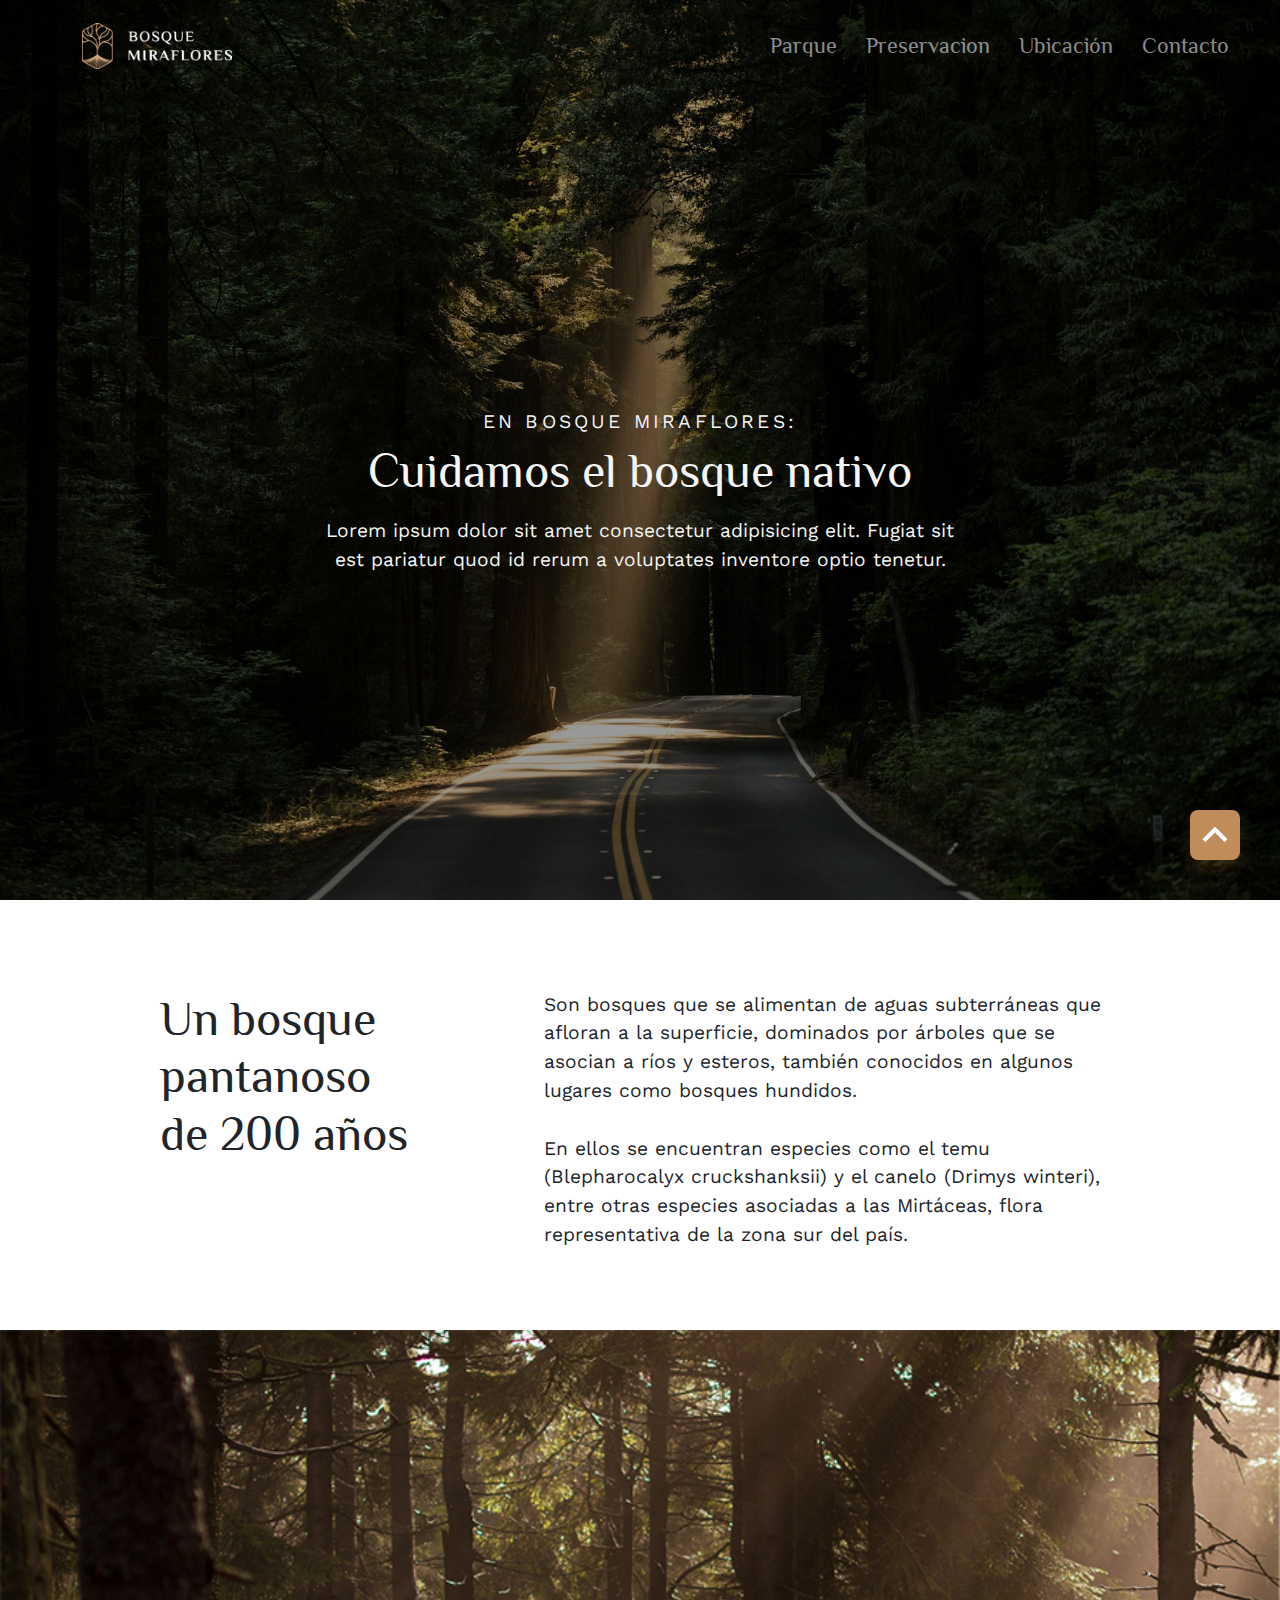
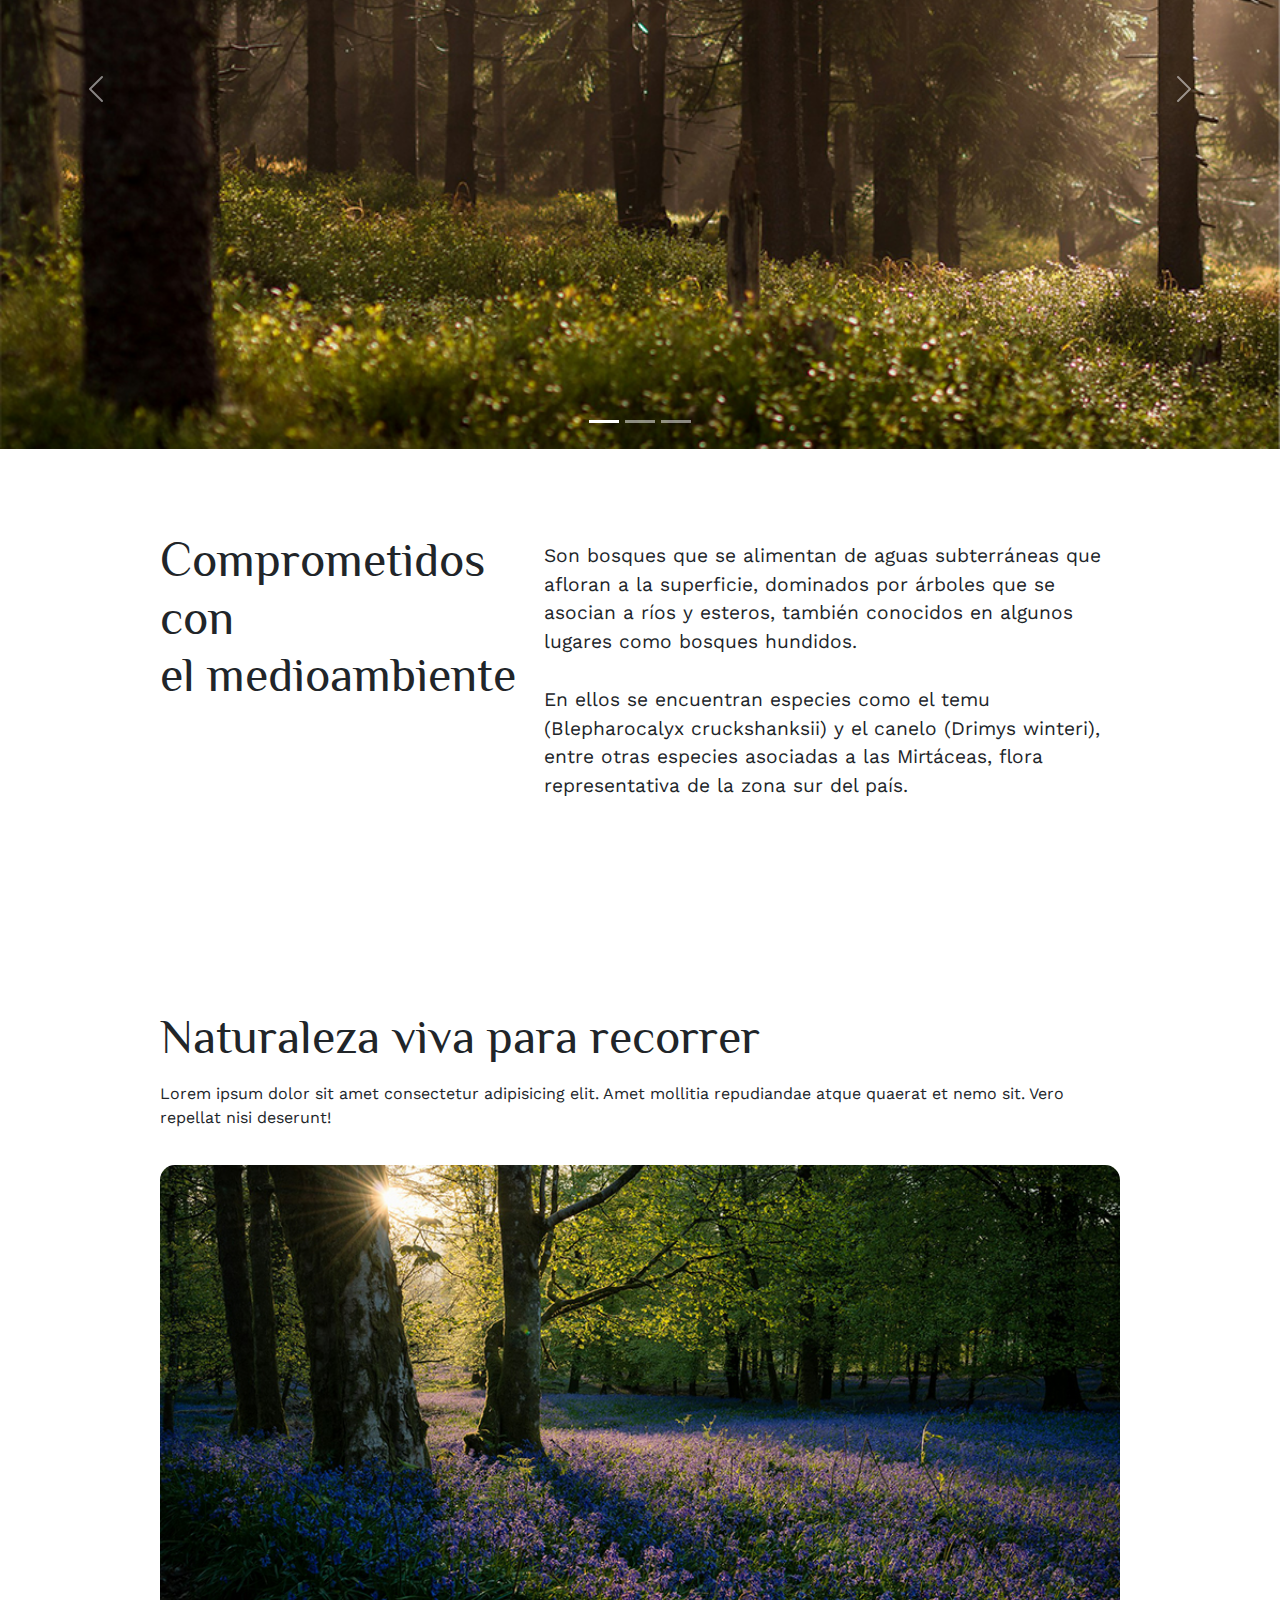
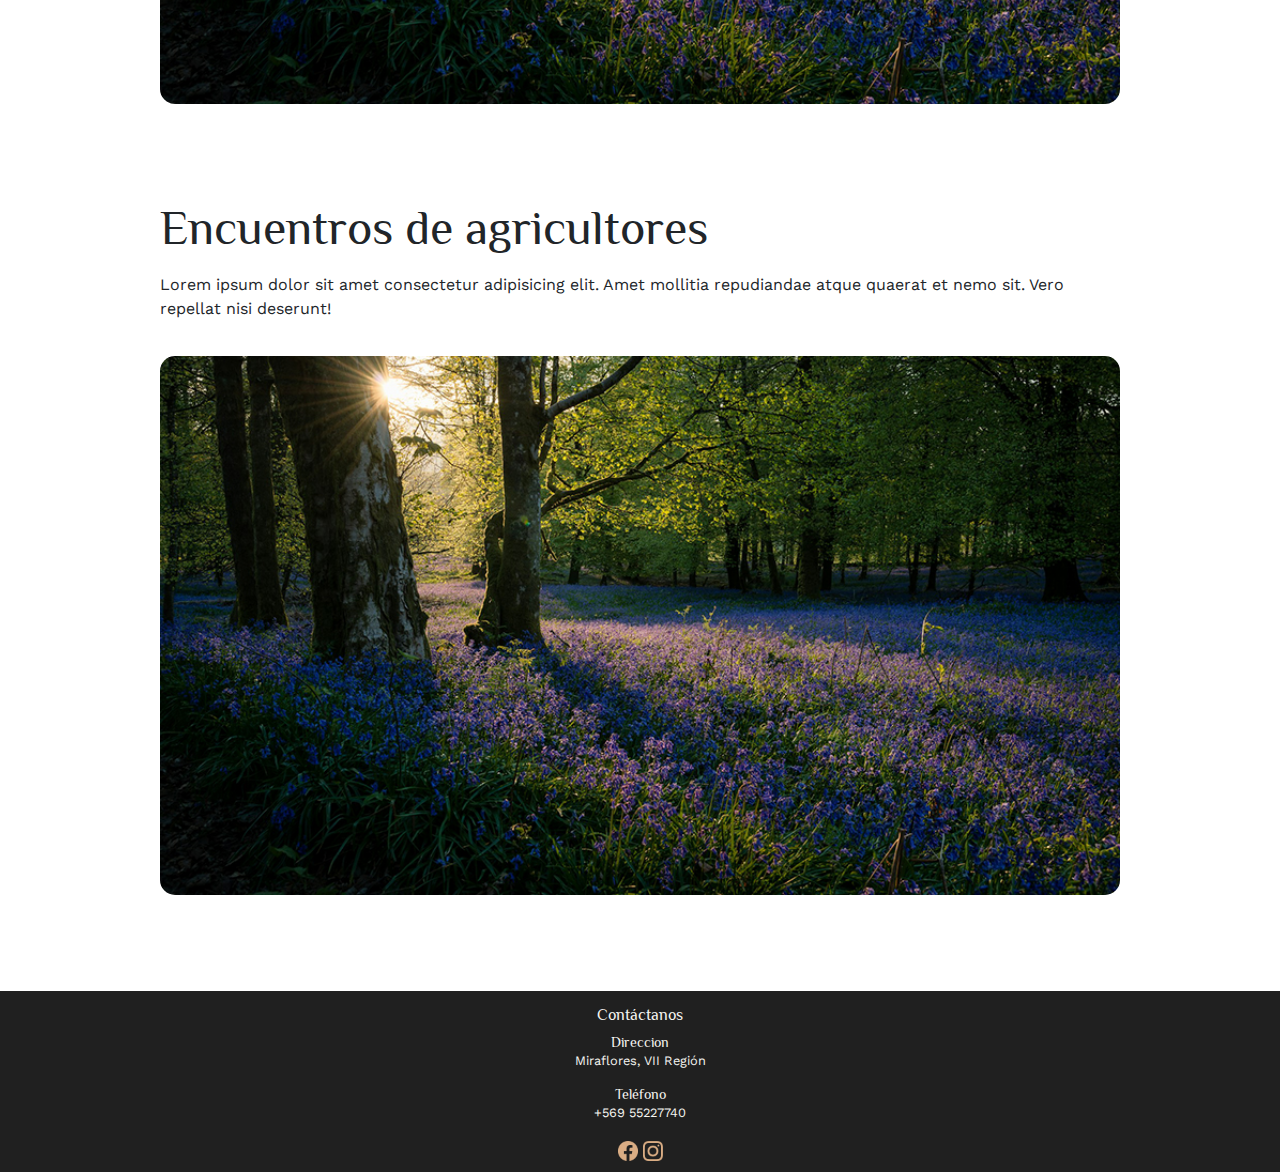
<file: index.html>
<!DOCTYPE html>
<html lang="en">
<head>
    <meta charset="UTF-8">
    <meta name="viewport" content="width=device-width, initial-scale=1.0">
    <title>Bosque Miraflores</title>
    <!--Enlace a Css-->
    <link rel="stylesheet" href="styles/styles.css">
    <!--Enlace de Bootsrap-->
    <link href="https://cdn.jsdelivr.net/npm/bootstrap@5.3.3/dist/css/bootstrap.min.css" rel="stylesheet" integrity="sha384-QWTKZyjpPEjISv5WaRU9OFeRpok6YctnYmDr5pNlyT2bRjXh0JMhjY6hW+ALEwIH" crossorigin="anonymous">
</head>
<body>

    
    <header class="header" id="header">
        <!--img fondo-->
        <img src="assets/header-banner.jpg" alt="bosque miraflores home" class="bg__img">
        <!--Navbar de bootstrap-->
        <nav class="navbar navbar-expand-lg navbar-dark">
            <div class="container">
                <a class="navbar-brand" href="index.html"><img src="assets/logotipo.png" alt="logotipo bosque miraflores" width="100" class="nav__logo"></a>
            <!--Boton hamburguesa-->

                <button class="navbar-toggler" type="button" data-bs-toggle="collapse" data-bs-target="#navbarTogglerDemo02" aria-controls="navbarTogglerDemo02" aria-expanded="false" aria-label="Toggle navigation">
                <span class="navbar-toggler-icon"></span>
                </button>

            <!--menu navbar-->
                <div class="collapse navbar-collapse" id="navbarTogglerDemo02">
                    <ul class="navbar-nav ms-auto">
                    
                        <li class="nav-item">
                            <a class="nav-link" href="sections/parque.html"><img src="assets/parque-icon.png" alt="icono parque" class="nav__icons" width="20">Parque</a>
                        </li>
                    
                        <li class="nav-item">
                            <a class="nav-link" href="sections/preservacion.html"><img src="assets/preservacion-icon.png" alt="icono preservacion" class="nav__icons" width="20">Preservacion</a>
                        </li>
                    
                        <li class="nav-item">
                            <a class="nav-link" href="sections/ubicacion.html"><img src="assets/ubicacion-icon.png" alt="icono ubicacion" class="nav__icons" width="20">Ubicación</a>
                        </li>
                    
                        <li class="nav-item">
                            <a class="nav-link" href="sections/contacto.html"><img src="assets/contacto-icon.png" alt="icono parque" class="nav__icons" width="20">Contacto</a>
                        </li>
                    
                    </ul>
                </div>
            </div>
        </nav>
        <!--Home Banner-->
        <div class="banner__home">
            <p class="banner__subtitle">En bosque miraflores:</p>
            <h1 class="banner__title">Cuidamos el bosque nativo</h1>
            <p class="banner__text">Lorem ipsum dolor sit amet consectetur adipisicing elit. Fugiat sit est pariatur quod id rerum a voluptates inventore optio tenetur.</p>
        </div>
        <a href="#header">
            <img src="assets/flecha-nav.png" alt="flecha-navegacion" class="flecha__button">
        </a>
    </header>



    <main>
        <div class="main__text">
            <h2 class="subtitle">Un bosque pantanoso <br>de 200 años</h2>
            <p class="parraph">Son bosques que se alimentan de aguas subterráneas que
            afloran a la superficie, dominados por árboles que se asocian a ríos y esteros, también conocidos en algunos lugares
            como bosques hundidos.<span class="extra__info"><br>En ellos se encuentran especies como el temu (Blepharocalyx cruckshanksii) y el canelo (Drimys winteri), entre otras especies asociadas a las Mirtáceas, flora representativa de
            la zona sur del país.</span></p>
        </div>
            <!-- Carusel bootstrap-->
            <div id="carouselExampleCaptions" class="carousel slide">
                <div class="carousel-indicators">
                <button type="button" data-bs-target="#carouselExampleCaptions" data-bs-slide-to="0" class="active" aria-current="true" aria-label="Slide 1"></button>
                <button type="button" data-bs-target="#carouselExampleCaptions" data-bs-slide-to="1" aria-label="Slide 2"></button>
                <button type="button" data-bs-target="#carouselExampleCaptions" data-bs-slide-to="2" aria-label="Slide 3"></button>
            </div>

                <!-- Imagenes -->
                <div class="carousel-inner">
                    <div class="carousel-item active">
                        <img src="assets/carusel-home-uno.jpg" class="d-block w-100" alt="Bosque">
                    </div>
                <div class="carousel-item">
                        <img src="assets/carusel-home-dos.jpg" class="d-block w-100" alt="Prado">
                </div>
                <div class="carousel-item">
                        <img src="assets/carusel-home-tres.jpg" class="d-block w-100" alt="Bosque">
                </div>
                </div>

                <!-- Botones para avanzar y retroceder -->
                <button class="carousel-control-prev" type="button" data-bs-target="#carouselExampleCaptions" data-bs-slide="prev">
                <span class="carousel-control-prev-icon" aria-hidden="true"></span>
                <span class="visually-hidden">Previous</span>
                </button>
                <button class="carousel-control-next" type="button" data-bs-target="#carouselExampleCaptions" data-bs-slide="next">
                <span class="carousel-control-next-icon" aria-hidden="true"></span>
                <span class="visually-hidden">Next</span>
                </button>
            </div>
            <div class="main__text second">
                <h2 class="subtitle second">Comprometidos con <br>el medioambiente</h2>
                <p class="parraph second">Son bosques que se alimentan de aguas subterráneas que
                afloran a la superficie, dominados por árboles que se asocian a ríos y esteros, también conocidos en algunos lugares
                como bosques hundidos.<span class="extra__info"><br>En ellos se encuentran especies como el temu (Blepharocalyx cruckshanksii) y el canelo (Drimys winteri), entre otras especies asociadas a las Mirtáceas, flora representativa de
                la zona sur del país.</span></p>
            </div>
    </main>
    <section class="main__content third">
        <div class="third__content-container">
            <h2 class="subtitle third__subtitle">Naturaleza viva para recorrer</h2>
            <p class="extra__info">Lorem ipsum dolor sit amet consectetur adipisicing elit. Amet mollitia repudiandae atque quaerat et nemo sit. Vero repellat nisi deserunt!</p>
            <img src="assets/carusel-home-tres.jpg" alt="" class="third__content-img">
        </div>
        <div class="third__content-container">
            <h2 class="subtitle third__subtitle ">Encuentros de agricultores</h2>
            <p class="extra__info">Lorem ipsum dolor sit amet consectetur adipisicing elit. Amet mollitia repudiandae atque quaerat et nemo sit. Vero repellat nisi deserunt!</p>
            <img src="assets/carusel-home-tres.jpg" alt="" class="third__content-img">
        </div>
    </section>
    <footer class="footer">
            <h3 class="footer__title">Contáctanos</h3>
            <h4 class="footer__subtitle">Direccion</h4>
            <p class="footer__parraph">Miraflores, VII Región</p>
            <h4 class="footer__subtitle">Teléfono</h4>
            <p class="footer__parraph">+569 55227740</p>
            <img src="assets/logo-facebook.png" alt="facebook icon" class="footer__icons">
            <img src="assets/logo-instagram.png" alt="instagram icon" class="footer__icons">
    </footer>
    <!--Script de Bootstrap-->
    <script src="https://cdn.jsdelivr.net/npm/bootstrap@5.3.3/dist/js/bootstrap.bundle.min.js" integrity="sha384-YvpcrYf0tY3lHB60NNkmXc5s9fDVZLESaAA55NDzOxhy9GkcIdslK1eN7N6jIeHz" crossorigin="anonymous"></script>
</body>
</html>
</file>
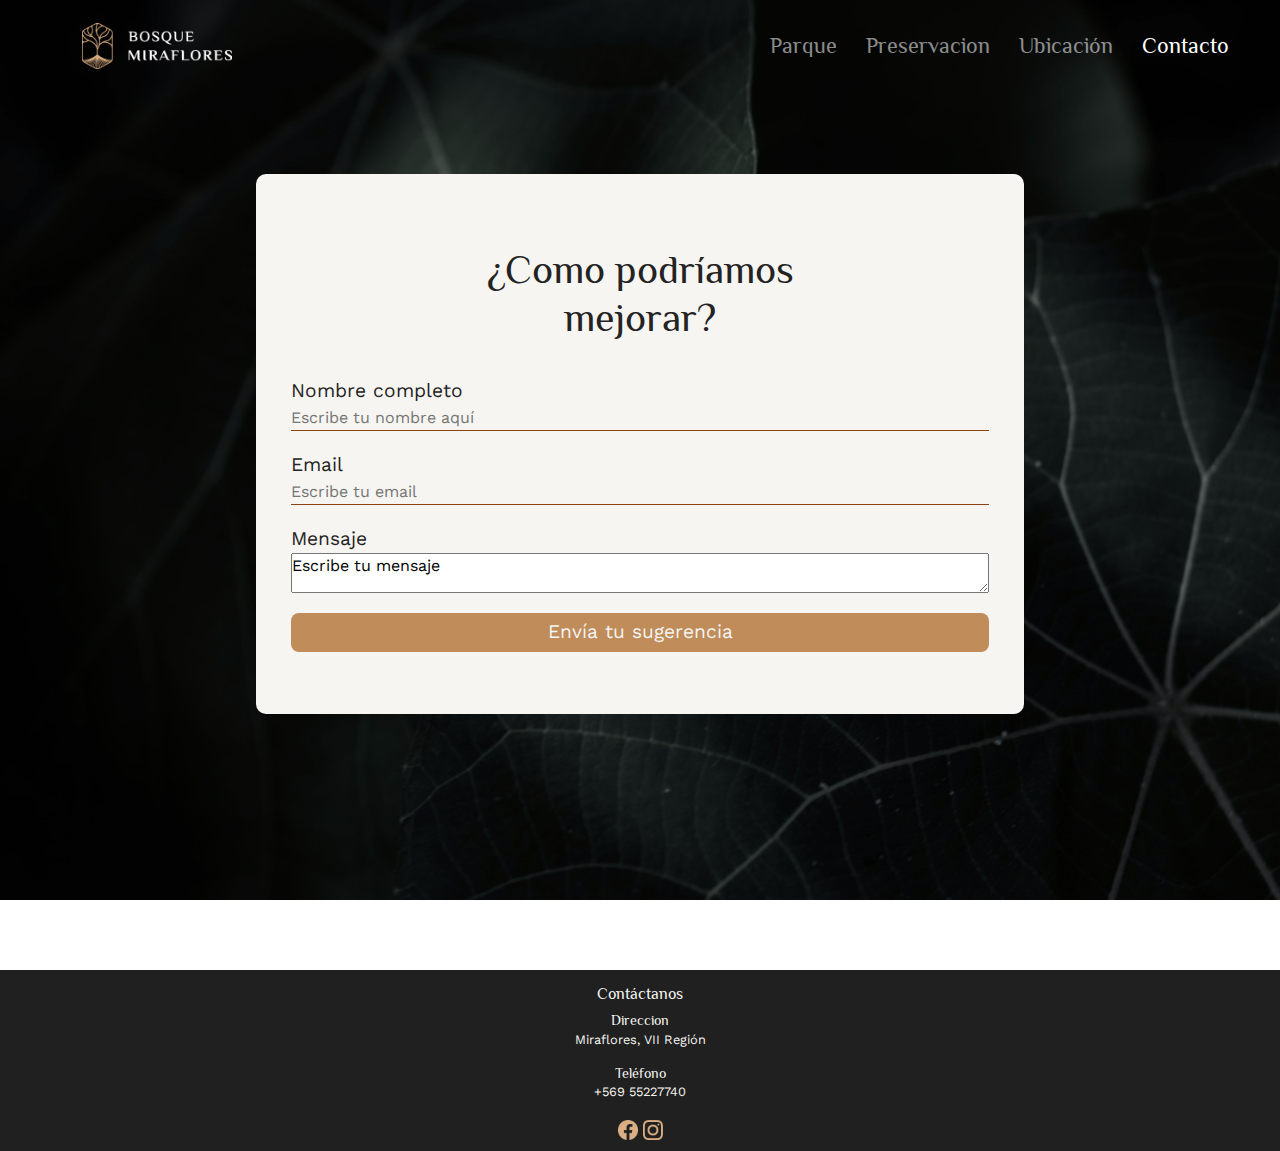
<file: sections/contacto.html>
<!DOCTYPE html>
<html lang="en">
<head>
    <meta charset="UTF-8">
    <meta name="viewport" content="width=device-width, initial-scale=1.0">
    <title>Bosque Miraflores</title>
    <!--Enlace a Css-->
    <link rel="stylesheet" href="../styles/styles.css">
    <!--Enlace de Bootsrap-->
    <link href="https://cdn.jsdelivr.net/npm/bootstrap@5.3.3/dist/css/bootstrap.min.css" rel="stylesheet" integrity="sha384-QWTKZyjpPEjISv5WaRU9OFeRpok6YctnYmDr5pNlyT2bRjXh0JMhjY6hW+ALEwIH" crossorigin="anonymous">
</head>
<body>

    
    <header class="header" id="header">
        <!--img fondo-->
        <img src="../assets/banner-contacto.jpg" alt="bosque miraflores parque" class="bg__img">
        <!--Navbar de bootstrap-->
        <nav class="navbar navbar-expand-lg navbar-dark">
            <div class="container">
                <a class="navbar-brand" href="../index.html"><img src="../assets/logotipo.png" alt="logotipo bosque miraflores" width="100" class="nav__logo"></a>
            <!--Boton hamburguesa-->

                <button class="navbar-toggler" type="button" data-bs-toggle="collapse" data-bs-target="#navbarTogglerDemo02" aria-controls="navbarTogglerDemo02" aria-expanded="false" aria-label="Toggle navigation">
                <span class="navbar-toggler-icon"></span>
                </button>

            <!--menu navbar-->
                <div class="collapse navbar-collapse" id="navbarTogglerDemo02">
                    <ul class="navbar-nav ms-auto">
                    
                        <li class="nav-item">
                            <a class="nav-link" href="parque.html"><img src="../assets/parque-icon.png" alt="icono parque" class="nav__icons" width="20">Parque</a>
                        </li>
                    
                        <li class="nav-item">
                            <a class="nav-link" href="preservacion.html"><img src="../assets/preservacion-icon.png" alt="icono preservacion" class="nav__icons" width="20">Preservacion</a>
                        </li>
                    
                        <li class="nav-item">
                            <a class="nav-link" href="ubicacion.html"><img src="../assets/ubicacion-icon.png" alt="icono ubicacion" class="nav__icons" width="20">Ubicación</a>
                        </li>
                    
                        <li class="nav-item">
                            <a class="nav-link active" href="contacto.html"><img src="../assets/contacto-icon.png" alt="icono parque" class="nav__icons" width="20">Contacto</a>
                        </li>
                    
                    </ul>
                </div>
            </div>
        </nav>

        <!--formulario contacto-->
        <form class="form">
            <h2 class="form__title">¿Como podríamos <br>mejorar?</h2>
            <label for="nombrecompleto">Nombre completo</label>
            <input type="text" placeholder="Escribe tu nombre aquí">
            <label for="email">Email</label>
            <input type="email" placeholder="Escribe tu email">
            <label for="msg">Mensaje</label>
            <textarea>Escribe tu mensaje</textarea>
            <button type="submit" class="contact__button">Envía tu sugerencia</button>
        </form>
    </header>



    <footer class="footer">
            <h3 class="footer__title">Contáctanos</h3>
            <h4 class="footer__subtitle">Direccion</h4>
            <p class="footer__parraph">Miraflores, VII Región</p>
            <h4 class="footer__subtitle">Teléfono</h4>
            <p class="footer__parraph">+569 55227740</p>
            <img src="../assets/logo-facebook.png" alt="facebook icon" class="footer__icons">
            <img src="../assets/logo-instagram.png" alt="instagram icon" class="footer__icons">
    </footer>
    <!--Script de Bootstrap-->
    <script src="https://cdn.jsdelivr.net/npm/bootstrap@5.3.3/dist/js/bootstrap.bundle.min.js" integrity="sha384-YvpcrYf0tY3lHB60NNkmXc5s9fDVZLESaAA55NDzOxhy9GkcIdslK1eN7N6jIeHz" crossorigin="anonymous"></script>
</body>
</html>
</file>
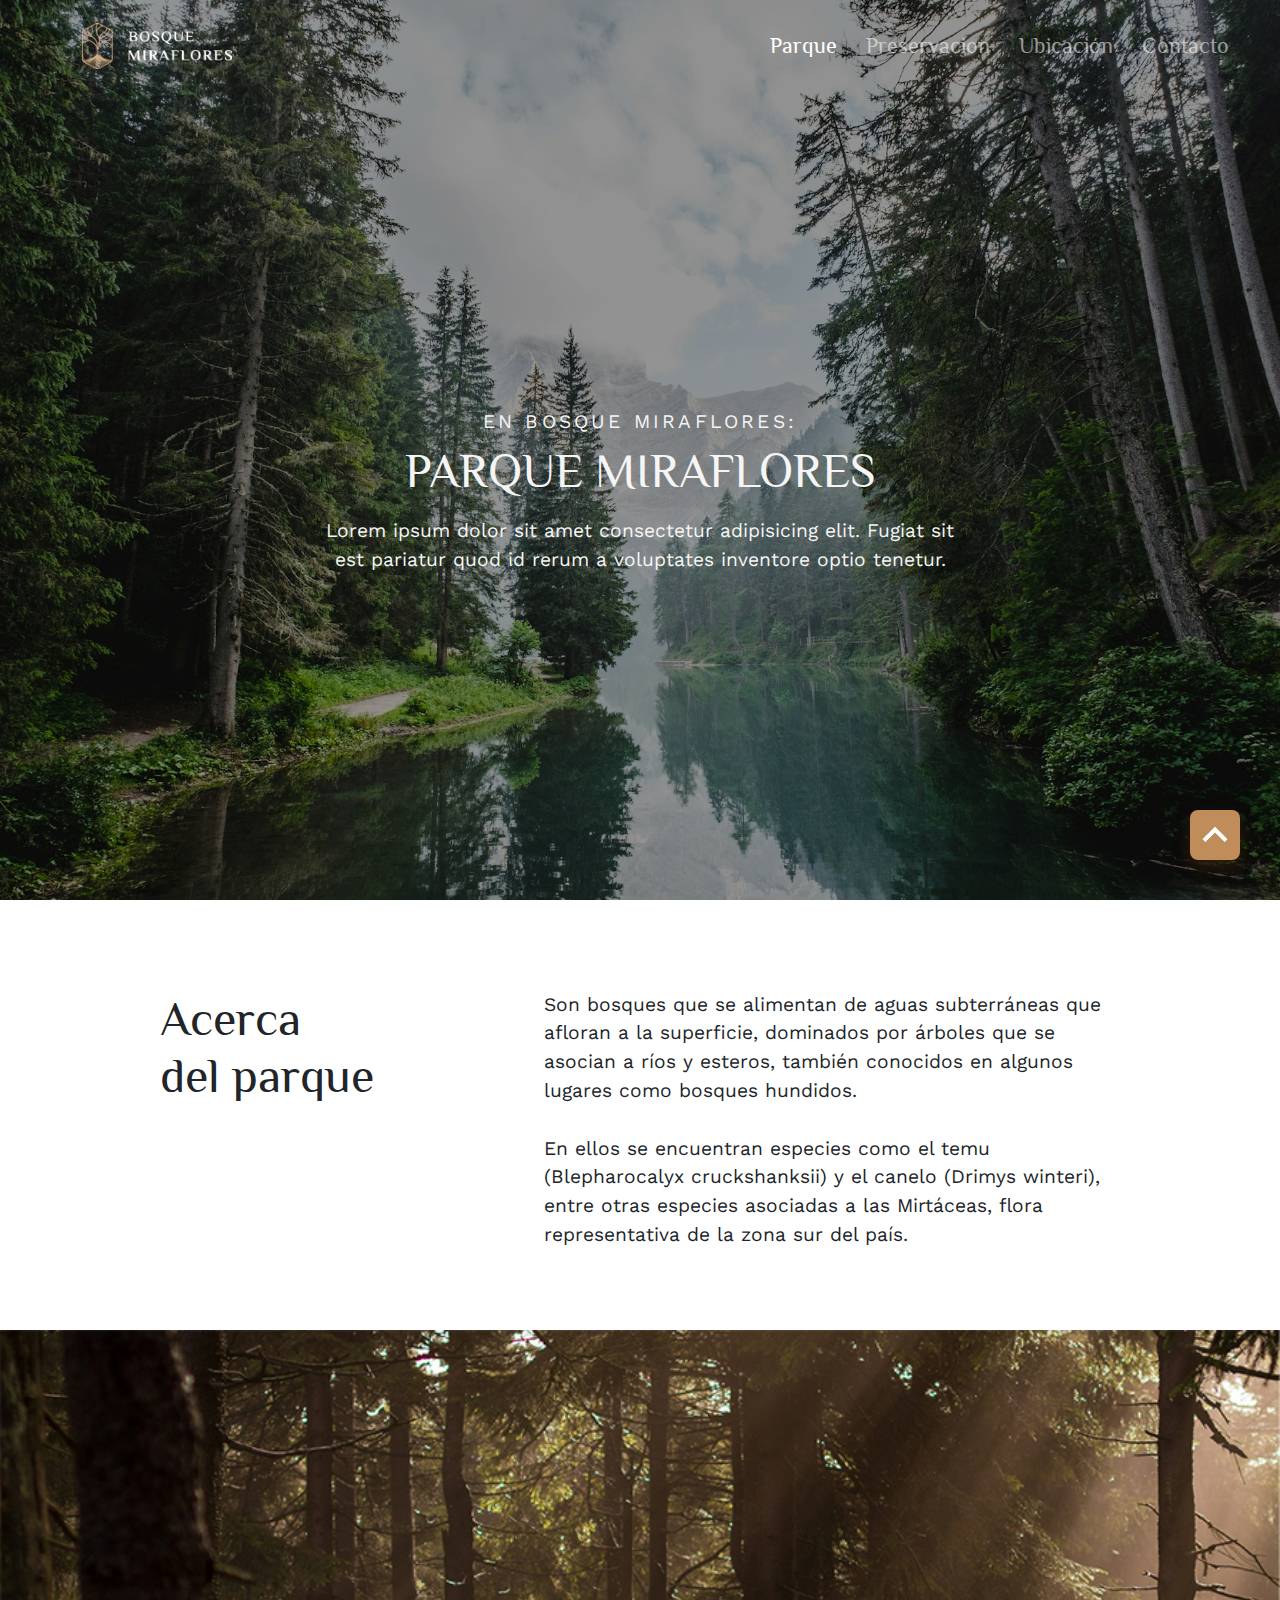
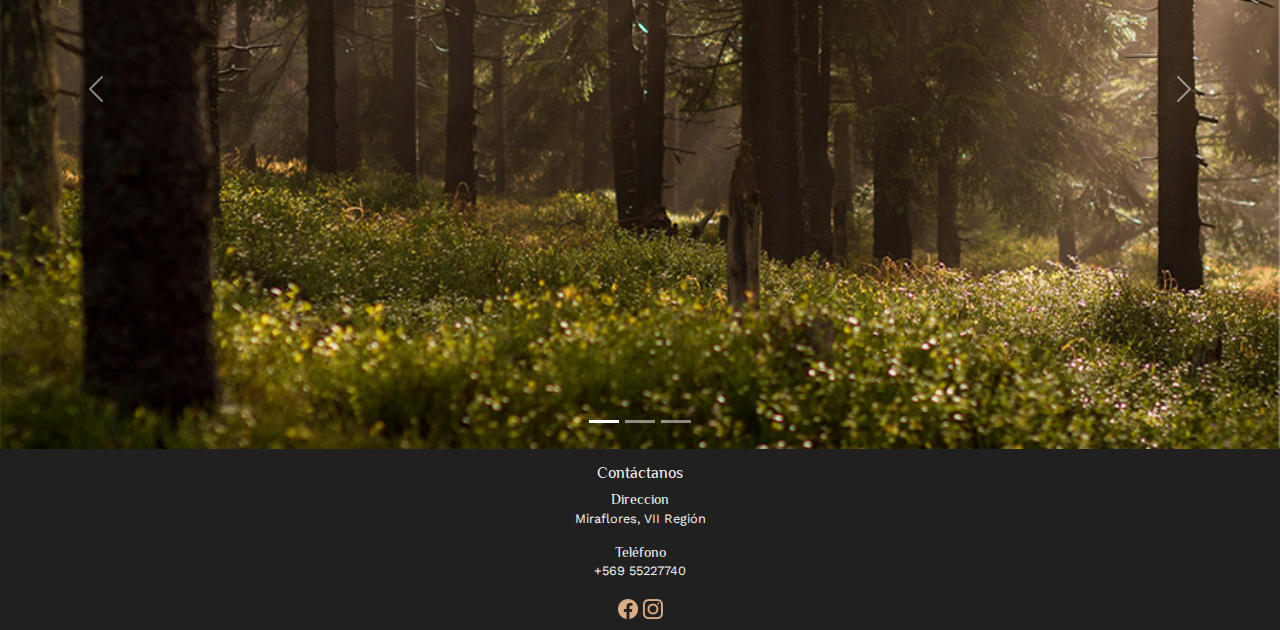
<file: sections/parque.html>
<!DOCTYPE html>
<html lang="en">
<head>
    <meta charset="UTF-8">
    <meta name="viewport" content="width=device-width, initial-scale=1.0">
    <title>Bosque Miraflores</title>
    <!--Enlace a Css-->
    <link rel="stylesheet" href="../styles/styles.css">
    <!--Enlace de Bootsrap-->
    <link href="https://cdn.jsdelivr.net/npm/bootstrap@5.3.3/dist/css/bootstrap.min.css" rel="stylesheet" integrity="sha384-QWTKZyjpPEjISv5WaRU9OFeRpok6YctnYmDr5pNlyT2bRjXh0JMhjY6hW+ALEwIH" crossorigin="anonymous">
</head>
<body>

    
    <header class="header" id="header">
        <!--img fondo-->
        <img src="../assets/banner-parque.jpg" alt="bosque miraflores parque" class="bg__img">
        <!--Navbar de bootstrap-->
        <nav class="navbar navbar-expand-lg navbar-dark">
            <div class="container">
                <a class="navbar-brand" href="../index.html"><img src="../assets/logotipo.png" alt="logotipo bosque miraflores" width="100" class="nav__logo"></a>
            <!--Boton hamburguesa-->

                <button class="navbar-toggler" type="button" data-bs-toggle="collapse" data-bs-target="#navbarTogglerDemo02" aria-controls="navbarTogglerDemo02" aria-expanded="false" aria-label="Toggle navigation">
                <span class="navbar-toggler-icon"></span>
                </button>

            <!--menu navbar-->
                <div class="collapse navbar-collapse" id="navbarTogglerDemo02">
                    <ul class="navbar-nav ms-auto">
                    
                        <li class="nav-item">
                            <a class="nav-link  active" href="parque.html"><img src="../assets/parque-icon.png" alt="icono parque" class="nav__icons" width="20">Parque</a>
                        </li>
                    
                        <li class="nav-item">
                            <a class="nav-link" href="preservacion.html"><img src="../assets/preservacion-icon.png" alt="icono preservacion" class="nav__icons" width="20">Preservacion</a>
                        </li>
                    
                        <li class="nav-item">
                            <a class="nav-link" href="ubicacion.html"><img src="../assets/ubicacion-icon.png" alt="icono ubicacion" class="nav__icons" width="20">Ubicación</a>
                        </li>
                    
                        <li class="nav-item">
                            <a class="nav-link" href="contacto.html"><img src="../assets/contacto-icon.png" alt="icono parque" class="nav__icons" width="20">Contacto</a>
                        </li>
                    
                    </ul>
                </div>
            </div>
        </nav>
        <!--Home Banner-->
        <div class="banner__home">
            <p class="banner__subtitle">En bosque miraflores:</p>
            <h1 class="banner__title">PARQUE MIRAFLORES</h1>
            <p class="banner__text">Lorem ipsum dolor sit amet consectetur adipisicing elit. Fugiat sit est pariatur quod id rerum a voluptates inventore optio tenetur.</p>
        </div>
        <a href="#header">
            <img src="../assets/flecha-nav.png" alt="flecha-navegacion" class="flecha__button">
        </a>
    </header>



    <main>
        <div class="main__text">
            <h2 class="subtitle">Acerca <br>del parque</h2>
            <p class="parraph">Son bosques que se alimentan de aguas subterráneas que
            afloran a la superficie, dominados por árboles que se asocian a ríos y esteros, también conocidos en algunos lugares
            como bosques hundidos.<span class="extra__info"><br>En ellos se encuentran especies como el temu (Blepharocalyx cruckshanksii) y el canelo (Drimys winteri), entre otras especies asociadas a las Mirtáceas, flora representativa de
            la zona sur del país.</span></p>
        </div>
            <!-- Carusel bootstrap-->
            <div id="carouselExampleCaptions" class="carousel slide">
                <div class="carousel-indicators">
                <button type="button" data-bs-target="#carouselExampleCaptions" data-bs-slide-to="0" class="active" aria-current="true" aria-label="Slide 1"></button>
                <button type="button" data-bs-target="#carouselExampleCaptions" data-bs-slide-to="1" aria-label="Slide 2"></button>
                <button type="button" data-bs-target="#carouselExampleCaptions" data-bs-slide-to="2" aria-label="Slide 3"></button>
            </div>

                <!-- Imagenes -->
                <div class="carousel-inner">
                    <div class="carousel-item active">
                        <img src="../assets/carusel-home-uno.jpg" class="d-block w-100" alt="Bosque">
                    </div>
                <div class="carousel-item">
                        <img src="../assets/carusel-home-dos.jpg" class="d-block w-100" alt="Prado">
                </div>
                <div class="carousel-item">
                        <img src="../assets/carusel-home-tres.jpg" class="d-block w-100" alt="Bosque">
                </div>
                </div>

                <!-- Botones para avanzar y retroceder -->
                <button class="carousel-control-prev" type="button" data-bs-target="#carouselExampleCaptions" data-bs-slide="prev">
                <span class="carousel-control-prev-icon" aria-hidden="true"></span>
                <span class="visually-hidden">Previous</span>
                </button>
                <button class="carousel-control-next" type="button" data-bs-target="#carouselExampleCaptions" data-bs-slide="next">
                <span class="carousel-control-next-icon" aria-hidden="true"></span>
                <span class="visually-hidden">Next</span>
                </button>
            </div>
    </main>
    <footer class="footer">
            <h3 class="footer__title">Contáctanos</h3>
            <h4 class="footer__subtitle">Direccion</h4>
            <p class="footer__parraph">Miraflores, VII Región</p>
            <h4 class="footer__subtitle">Teléfono</h4>
            <p class="footer__parraph">+569 55227740</p>
            <img src="../assets/logo-facebook.png" alt="facebook icon" class="footer__icons">
            <img src="../assets/logo-instagram.png" alt="instagram icon" class="footer__icons">
    </footer>
    <!--Script de Bootstrap-->
    <script src="https://cdn.jsdelivr.net/npm/bootstrap@5.3.3/dist/js/bootstrap.bundle.min.js" integrity="sha384-YvpcrYf0tY3lHB60NNkmXc5s9fDVZLESaAA55NDzOxhy9GkcIdslK1eN7N6jIeHz" crossorigin="anonymous"></script>
</body>
</html>
</file>
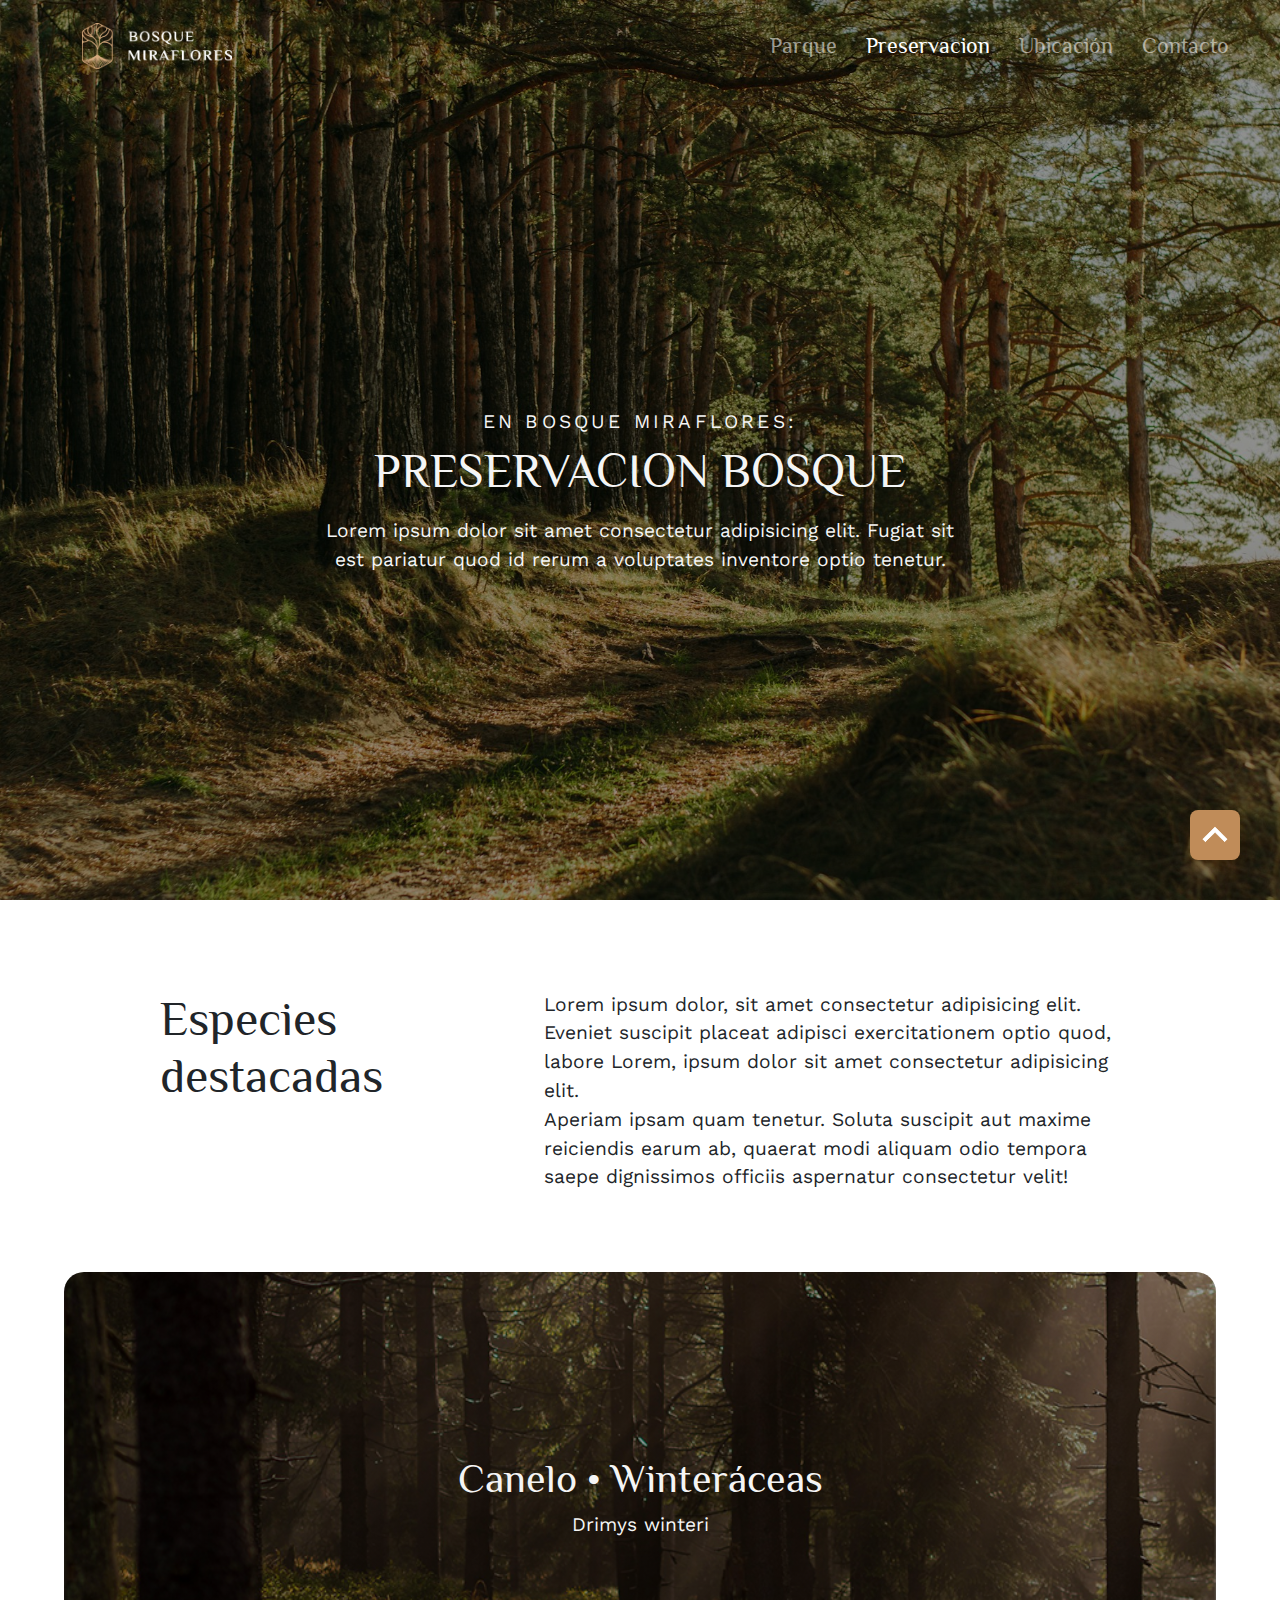
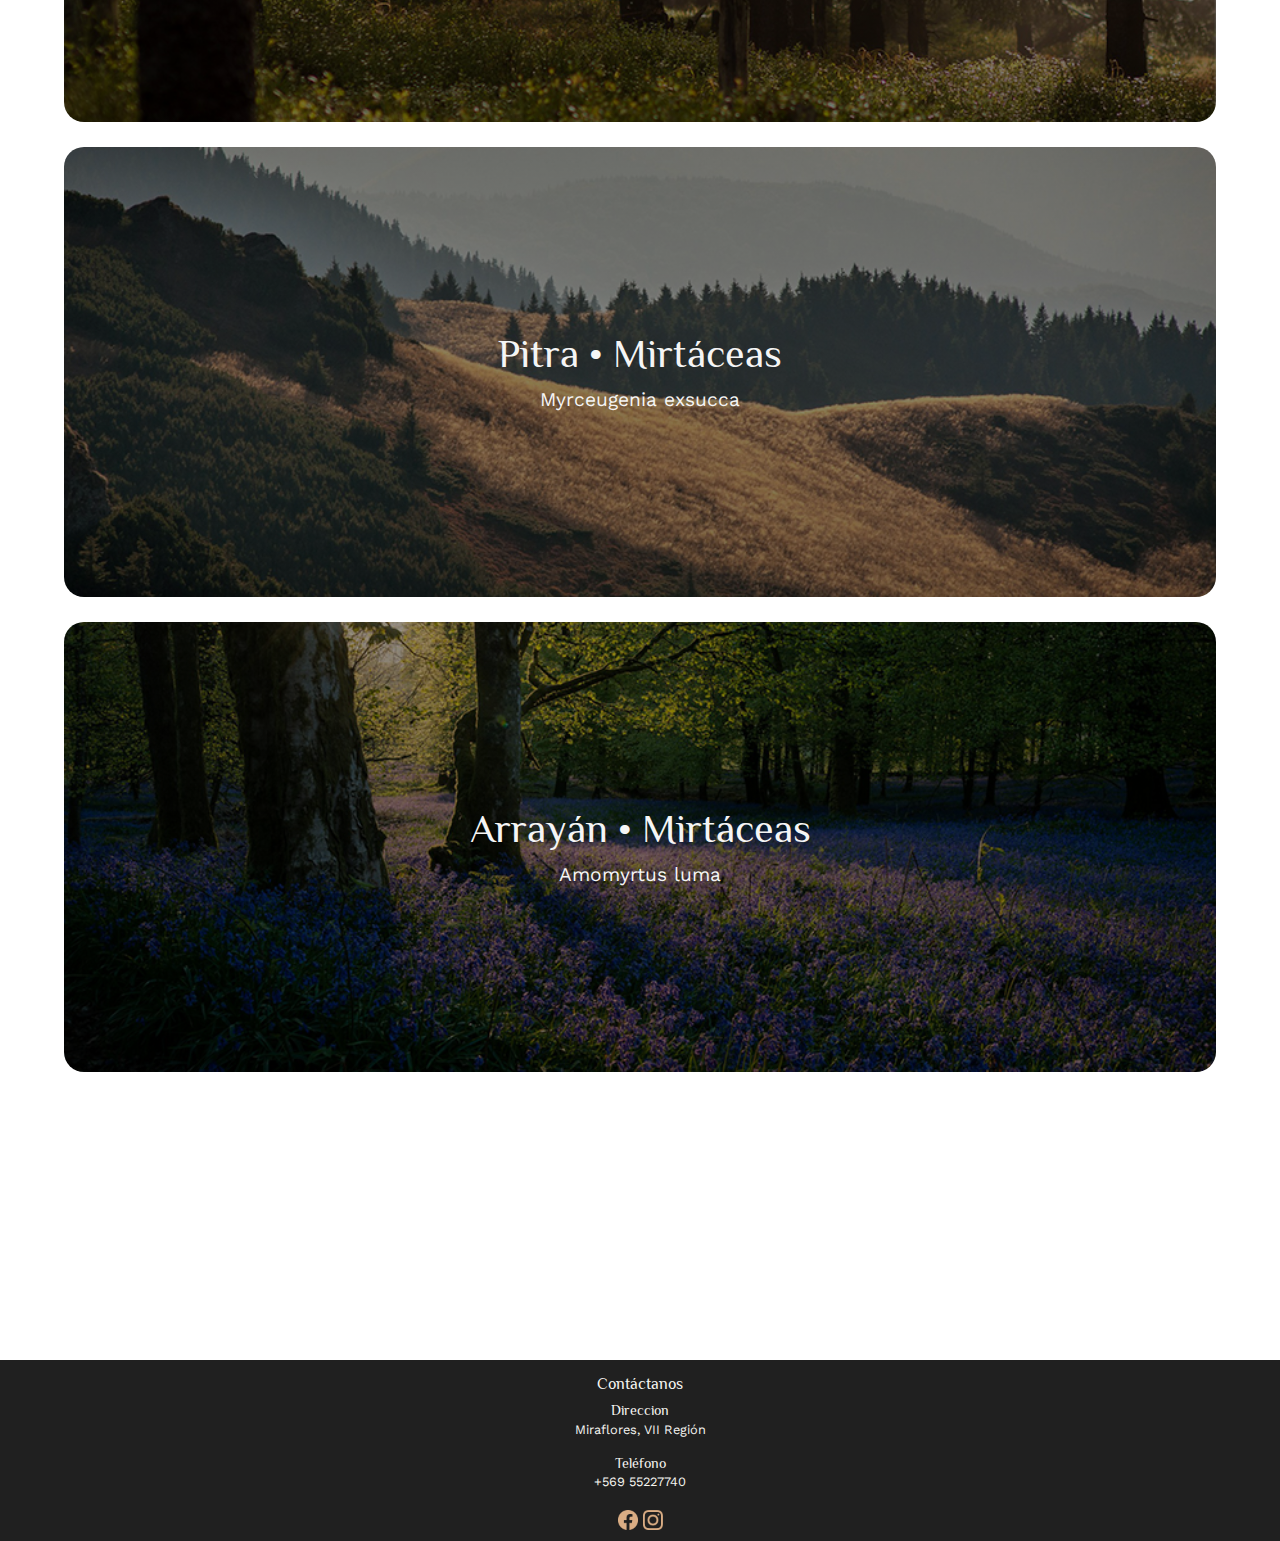
<file: sections/preservacion.html>
<!DOCTYPE html>
<html lang="en">
<head>
    <meta charset="UTF-8">
    <meta name="viewport" content="width=device-width, initial-scale=1.0">
    <title>Bosque Miraflores</title>
    <!--Enlace a Css-->
    <link rel="stylesheet" href="../styles/styles.css">
    <!--Enlace de Bootsrap-->
    <link href="https://cdn.jsdelivr.net/npm/bootstrap@5.3.3/dist/css/bootstrap.min.css" rel="stylesheet" integrity="sha384-QWTKZyjpPEjISv5WaRU9OFeRpok6YctnYmDr5pNlyT2bRjXh0JMhjY6hW+ALEwIH" crossorigin="anonymous">
</head>
<body>

    
    <header class="header" id="header">
        <!--img fondo-->
        <img src="../assets/banner-preservacion.jpg" alt="bosque miraflores parque" class="bg__img">
        <!--Navbar de bootstrap-->
        <nav class="navbar navbar-expand-lg navbar-dark">
            <div class="container">
                <a class="navbar-brand" href="../index.html"><img src="../assets/logotipo.png" alt="logotipo bosque miraflores" width="100" class="nav__logo"></a>
            <!--Boton hamburguesa-->

                <button class="navbar-toggler" type="button" data-bs-toggle="collapse" data-bs-target="#navbarTogglerDemo02" aria-controls="navbarTogglerDemo02" aria-expanded="false" aria-label="Toggle navigation">
                <span class="navbar-toggler-icon"></span>
                </button>

            <!--menu navbar-->
                <div class="collapse navbar-collapse" id="navbarTogglerDemo02">
                    <ul class="navbar-nav ms-auto">
                    
                        <li class="nav-item">
                            <a class="nav-link" href="parque.html"><img src="../assets/parque-icon.png" alt="icono parque" class="nav__icons" width="20">Parque</a>
                        </li>
                    
                        <li class="nav-item">
                            <a class="nav-link  active" href="preservacion.html"><img src="../assets/preservacion-icon.png" alt="icono preservacion" class="nav__icons" width="20">Preservacion</a>
                        </li>
                    
                        <li class="nav-item">
                            <a class="nav-link" href="ubicacion.html"><img src="../assets/ubicacion-icon.png" alt="icono ubicacion" class="nav__icons" width="20">Ubicación</a>
                        </li>
                    
                        <li class="nav-item">
                            <a class="nav-link" href="contacto.html"><img src="../assets/contacto-icon.png" alt="icono parque" class="nav__icons" width="20">Contacto</a>
                        </li>
                    
                    </ul>
                </div>
            </div>
        </nav>
        <!--Home Banner-->
        <div class="banner__home">
            <p class="banner__subtitle">En bosque miraflores:</p>
            <h1 class="banner__title">PRESERVACION BOSQUE</h1>
            <p class="banner__text">Lorem ipsum dolor sit amet consectetur adipisicing elit. Fugiat sit est pariatur quod id rerum a voluptates inventore optio tenetur.</p>
        </div>
        <a href="#header">
            <img src="../assets/flecha-nav.png" alt="flecha-navegacion" class="flecha__button">
        </a>
    </header>



    <main>
        <div class="main__text">
            <h2 class="subtitle">Especies<br>destacadas</h2>
            <p class="parraph">Lorem ipsum dolor, sit amet consectetur adipisicing elit. Eveniet suscipit placeat adipisci exercitationem optio quod, labore Lorem, ipsum dolor sit amet consectetur adipisicing elit. <span class="extra__info"></span>Aperiam ipsam quam tenetur. Soluta suscipit aut maxime reiciendis earum ab, quaerat modi aliquam odio tempora saepe dignissimos officiis aspernatur consectetur velit!</span></p>
        </div>
    </main>


    <section class="especies">

        <div class="especies__container container-uno">
				<div class="especies__text">
					<h3 class="especies__title">Canelo • Winteráceas</h3>
					<p class="especies__description">Drimys winteri</p>
				</div>
        </div>
        
        <div class="especies__container container-dos">
            <div class="especies__text">
                <h3 class="especies__title">Pitra • Mirtáceas</h3>
                <p class="especies__description">Myrceugenia exsucca</p>
            </div>
        </div>

        <div class="especies__container container-tres">
            <div class="especies__text">
                <h3 class="especies__title">Arrayán • Mirtáceas</h3>
                <p class="especies__description">Amomyrtus luma</p>
            </div>
        </div>

    </section>

    





    <footer class="footer">
            <h3 class="footer__title">Contáctanos</h3>
            <h4 class="footer__subtitle">Direccion</h4>
            <p class="footer__parraph">Miraflores, VII Región</p>
            <h4 class="footer__subtitle">Teléfono</h4>
            <p class="footer__parraph">+569 55227740</p>
            <img src="../assets/logo-facebook.png" alt="facebook icon" class="footer__icons">
            <img src="../assets/logo-instagram.png" alt="instagram icon" class="footer__icons">
    </footer>
    <!--Script de Bootstrap-->
    <script src="https://cdn.jsdelivr.net/npm/bootstrap@5.3.3/dist/js/bootstrap.bundle.min.js" integrity="sha384-YvpcrYf0tY3lHB60NNkmXc5s9fDVZLESaAA55NDzOxhy9GkcIdslK1eN7N6jIeHz" crossorigin="anonymous"></script>
</body>
</html>
</file>
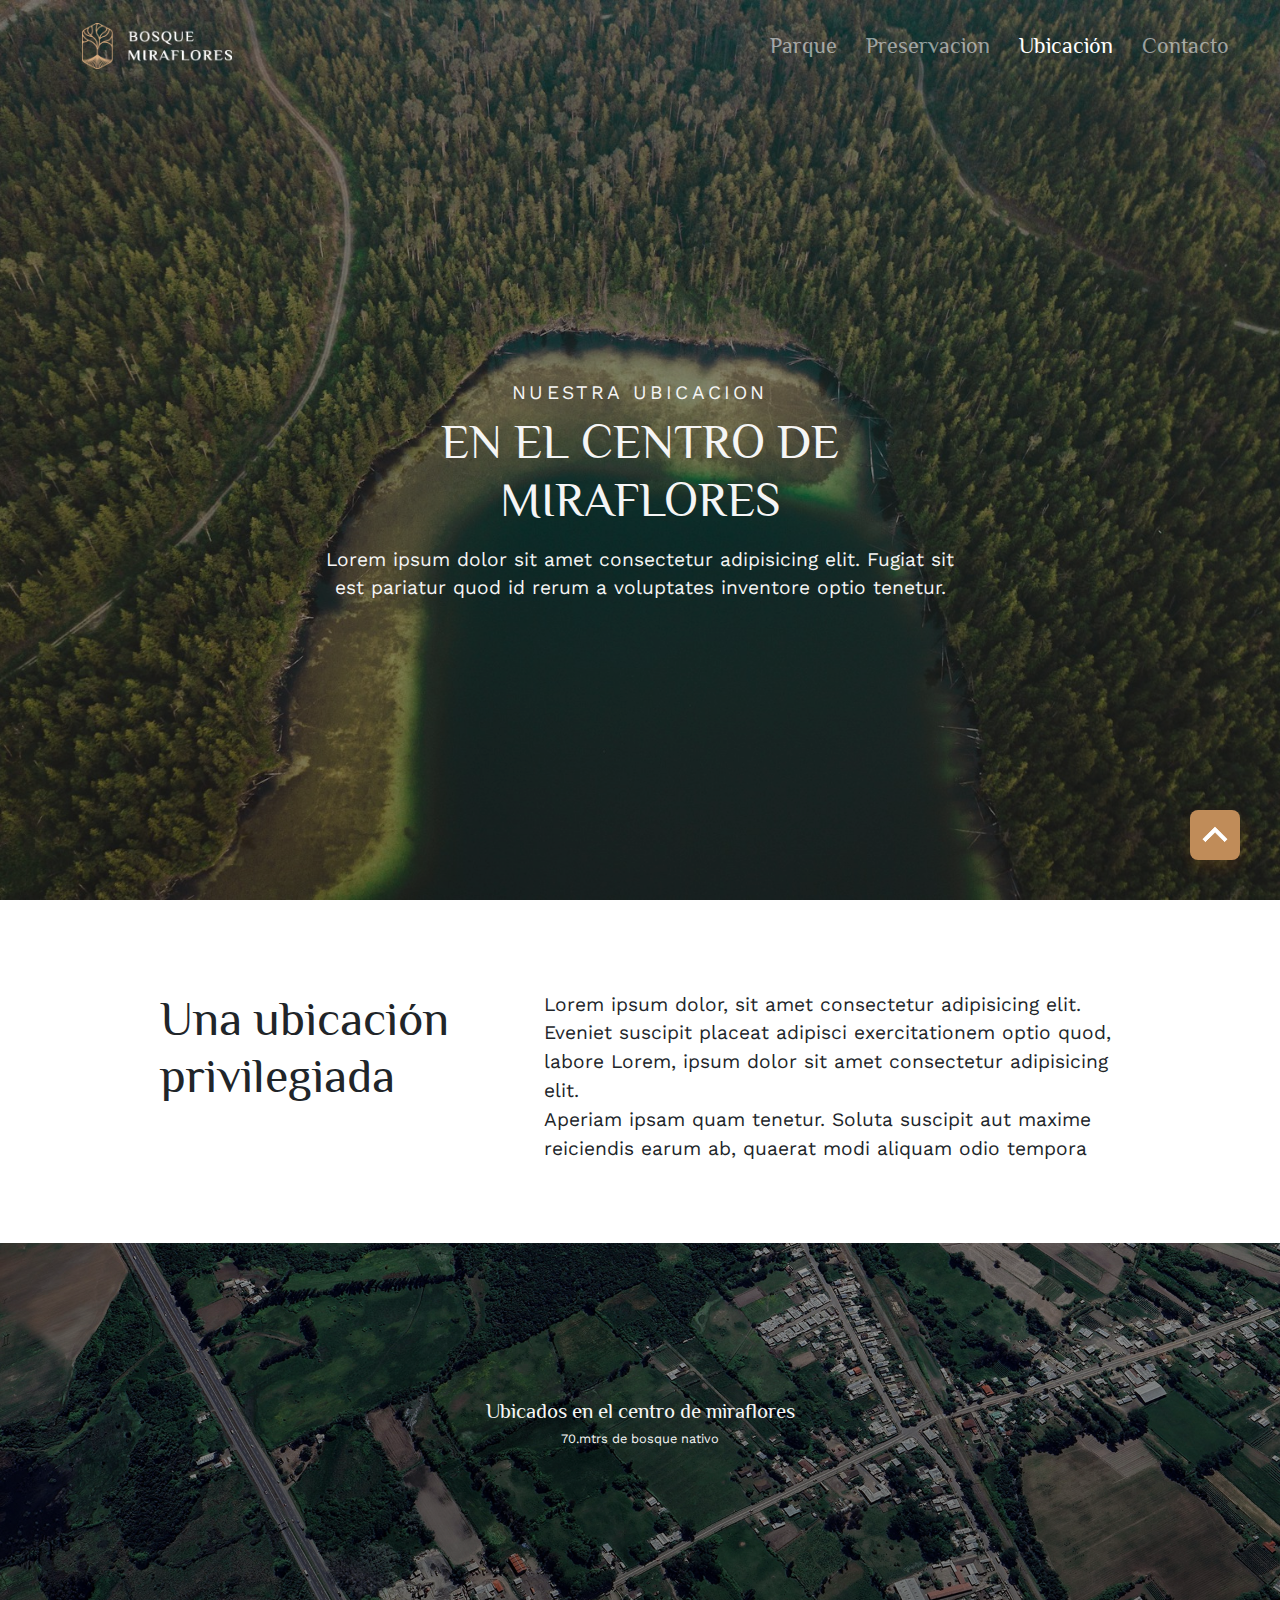
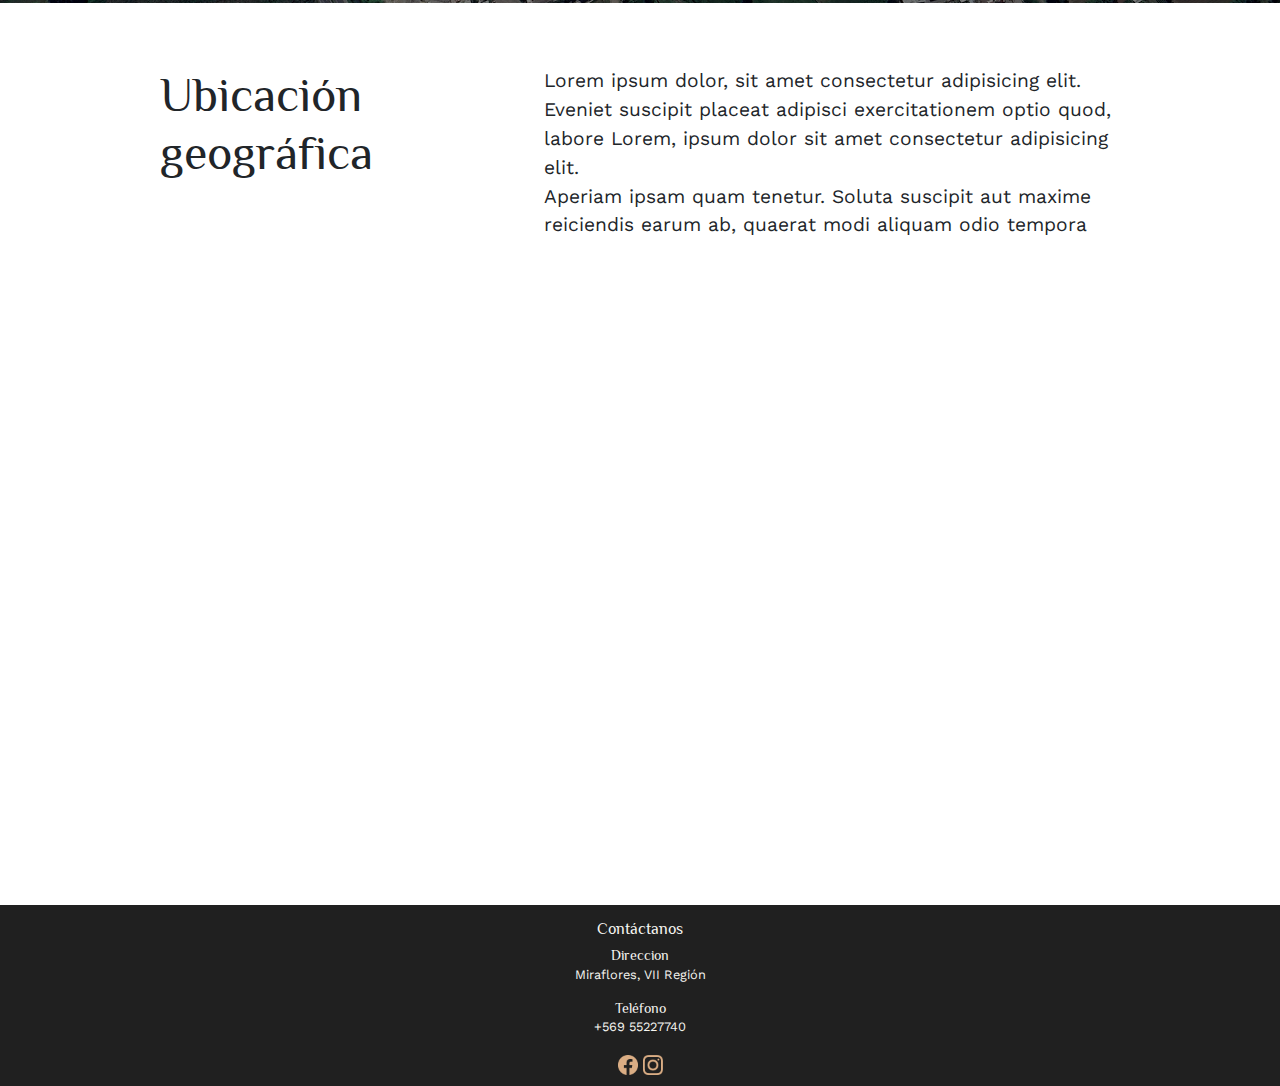
<file: sections/ubicacion.html>
<!DOCTYPE html>
<html lang="en">
<head>
    <meta charset="UTF-8">
    <meta name="viewport" content="width=device-width, initial-scale=1.0">
    <title>Bosque Miraflores</title>
    <!--Enlace a Css-->
    <link rel="stylesheet" href="../styles/styles.css">
    <!--Enlace de Bootsrap-->
    <link href="https://cdn.jsdelivr.net/npm/bootstrap@5.3.3/dist/css/bootstrap.min.css" rel="stylesheet" integrity="sha384-QWTKZyjpPEjISv5WaRU9OFeRpok6YctnYmDr5pNlyT2bRjXh0JMhjY6hW+ALEwIH" crossorigin="anonymous">
</head>
<body>

    
    <header class="header" id="header">
        <!--img fondo-->
        <img src="../assets/banner-ubicacion.jpg" alt="bosque miraflores parque" class="bg__img">
        <!--Navbar de bootstrap-->
        <nav class="navbar navbar-expand-lg navbar-dark">
            <div class="container">
                <a class="navbar-brand" href="../index.html"><img src="../assets/logotipo.png" alt="logotipo bosque miraflores" width="100" class="nav__logo"></a>
            <!--Boton hamburguesa-->

                <button class="navbar-toggler" type="button" data-bs-toggle="collapse" data-bs-target="#navbarTogglerDemo02" aria-controls="navbarTogglerDemo02" aria-expanded="false" aria-label="Toggle navigation">
                <span class="navbar-toggler-icon"></span>
                </button>

            <!--menu navbar-->
                <div class="collapse navbar-collapse" id="navbarTogglerDemo02">
                    <ul class="navbar-nav ms-auto">
                    
                        <li class="nav-item">
                            <a class="nav-link" href="parque.html"><img src="../assets/parque-icon.png" alt="icono parque" class="nav__icons" width="20">Parque</a>
                        </li>
                    
                        <li class="nav-item">
                            <a class="nav-link" href="preservacion.html"><img src="../assets/preservacion-icon.png" alt="icono preservacion" class="nav__icons" width="20">Preservacion</a>
                        </li>
                    
                        <li class="nav-item">
                            <a class="nav-link active" href="ubicacion.html"><img src="../assets/ubicacion-icon.png" alt="icono ubicacion" class="nav__icons" width="20">Ubicación</a>
                        </li>
                    
                        <li class="nav-item">
                            <a class="nav-link" href="contacto.html"><img src="../assets/contacto-icon.png" alt="icono parque" class="nav__icons" width="20">Contacto</a>
                        </li>
                    
                    </ul>
                </div>
            </div>
        </nav>
        <!--Home Banner-->
        <div class="banner__home">
            <p class="banner__subtitle">Nuestra Ubicacion</p>
            <h1 class="banner__title">EN EL CENTRO DE MIRAFLORES</h1>
            <p class="banner__text">Lorem ipsum dolor sit amet consectetur adipisicing elit. Fugiat sit est pariatur quod id rerum a voluptates inventore optio tenetur.</p>
        </div>
        <a href="#header">
            <img src="../assets/flecha-nav.png" alt="flecha-navegacion" class="flecha__button">
        </a>
    </header>
    <main>
        <div class="main__text">
            <h2 class="subtitle">Una ubicación<br>privilegiada</h2>
            <p class="parraph">Lorem ipsum dolor, sit amet consectetur adipisicing elit. Eveniet suscipit placeat adipisci exercitationem optio quod, labore Lorem, ipsum dolor sit amet consectetur adipisicing elit. <span class="extra__info"></span>Aperiam ipsam quam tenetur. Soluta suscipit aut maxime reiciendis earum ab, quaerat modi aliquam odio tempora</span></p>
        </div>
    </main>
    <section class="ubicacion">

        <div class="ubicacion__container">
				<div class="ubicacion__text">
					<h3 class="ubicacion__title">Ubicados en el centro de miraflores</h3>
					<p class="ubicacion__description">70.mtrs de bosque nativo</p>
				</div>
        </div>
        <div class="main__text">
            <h2 class="subtitle">Ubicación<br>geográfica</h2>
            <p class="parraph">Lorem ipsum dolor, sit amet consectetur adipisicing elit. Eveniet suscipit placeat adipisci exercitationem optio quod, labore Lorem, ipsum dolor sit amet consectetur adipisicing elit. <span class="extra__info"></span>Aperiam ipsam quam tenetur. Soluta suscipit aut maxime reiciendis earum ab, quaerat modi aliquam odio tempora</span></p>
        </div>
        <iframe src="https://www.google.com/maps/embed?pb=!1m18!1m12!1m3!1d15370.385445551854!2d-71.67030021889607!3d-35.916979930291156!2m3!1f0!2f0!3f0!3m2!1i1024!2i768!4f13.1!3m3!1m2!1s0x966f5edb7915f8c1%3A0x129cde9431099235!2sMiraflores%2C%20Longavi%2C%20Maule!5e0!3m2!1sen!2scl!4v1723899723761!5m2!1sen!2scl" width="800" height="600" style="border:0;" allowfullscreen="" loading="lazy" referrerpolicy="no-referrer-when-downgrade" class="ubicacion__map"></iframe>
    </section>
    <footer class="footer">
            <h3 class="footer__title">Contáctanos</h3>
            <h4 class="footer__subtitle">Direccion</h4>
            <p class="footer__parraph">Miraflores, VII Región</p>
            <h4 class="footer__subtitle">Teléfono</h4>
            <p class="footer__parraph">+569 55227740</p>
            <img src="../assets/logo-facebook.png" alt="facebook icon" class="footer__icons">
            <img src="../assets/logo-instagram.png" alt="instagram icon" class="footer__icons">
    </footer>
    <!--Script de Bootstrap-->
    <script src="https://cdn.jsdelivr.net/npm/bootstrap@5.3.3/dist/js/bootstrap.bundle.min.js" integrity="sha384-YvpcrYf0tY3lHB60NNkmXc5s9fDVZLESaAA55NDzOxhy9GkcIdslK1eN7N6jIeHz" crossorigin="anonymous"></script>
</body>
</html>
</file>
<file: styles/styles.css>
@import url('https://fonts.googleapis.com/css2?family=Outfit:wght@100..900&family=Philosopher:ital,wght@0,400;0,700;1,400;1,700&display=swap');
@import url('https://fonts.googleapis.com/css2?family=Work+Sans:ital,wght@0,100..900;1,100..900&display=swap');

*{
    margin: 0;
    padding: 0;
    box-sizing: border-box;
    font-family: "Work Sans";
}
.body{
    background-color: #F6F5F1;
}
.header{
    color: whitesmoke;
}
.bg__img{
    position: absolute;
    z-index: -1;
    top: 0;
    left: 0;
    background-position: center;
    background-repeat: repeat;
    background-size: cover;
    object-fit: cover;
    width: 100%;
    height: 100vh;
    filter: brightness(0.6);
}
.navbar{
    background-color: rgba(19, 19, 19, 0.822);
    position: fixed;
    z-index: 1;
    top: 10px;
    width: 90%;
    margin: auto;
    border-radius: 10px;
}
.nav-item{
    font-size: .8rem;
}
.nav-link{
    font-family: "Philosopher";
}
.nav__icons{
    margin-right: 10px;
}
.banner__home{
    width: 85%;
    height: 95vh;
    display: flex;
    flex-direction: column;
    text-align: center;
    justify-content: center;
    margin: auto;
}
.banner__subtitle{
    font-size: .8rem;
    font-family: "work sans";
    letter-spacing: .2rem;
    text-transform: uppercase;
    margin-bottom: 2%;
}
.banner__title{
    font-size: 1.7rem;
    font-family: "Philosopher";
    margin-bottom: 3%;
}
.banner__text{
    font-size: .7rem;
}
.flecha__button{
    position: fixed;
    width: 35px;
    height: 35px;
    background-color: #c08c59;
    bottom: 1.5rem;
    right: 1.5rem;
    border-radius: 8px;
    box-shadow: 0 8px 16px 0 rgba(170, 103, 27, 0.13), 0 6px 20px 0 rgba(170, 103, 27, 0.11);
    z-index: 10;
}
.main__text{
    width: 80%;
    display: flex;
    flex-direction: column;
    text-align: center;
    margin: auto;
    margin-top: 3%;
    margin-bottom: 5%;
}
.subtitle{
    font-family: "Philosopher";
    font-size: 1.5rem;
    margin-bottom: 5%;
    text-align: center;
}
.parraph{
    font-size: .8rem;
}
.extra__info{
    display: none;
}
.second{
    margin-top: 5%;
}
.main__content{
    margin: auto;
    width: 90%;
}
.third__content-img{
    width: 100%;
    height: 80%;
    border-radius: 15px;
    margin-bottom: 10%;
}
.footer{
    background-color: rgb(32, 32, 32);
    color: #F6F5F1;
    text-align: center;
    padding-top: 15px;
    padding-bottom: 10px;
}
.footer__title{
    font-family: "Philosopher";
    font-size: 1rem;
}
.footer__subtitle{
    font-family: "Philosopher";
    font-size: .9rem;
    margin-bottom: 0;
}
.footer__parraph{
    font-size: .8rem;
}
.footer__icons{
    width: 20px;
}
.especies{
    margin: auto;
    width: 90%;
}
.especies__container{
    background-image: linear-gradient(rgba(0, 0, 0, 0.4), rgba(0, 0, 0, 0.5)), url(../assets/carusel-home-uno.jpg);
    height: 30vh;
    object-fit: cover;
    background-position: center;
    background-repeat: no-repeat;
    background-size: cover;
    position: relative;
    margin-bottom: 25px;
    border-radius: 10px;
}
.especies__text{
    display: flex;
    flex-direction: column;
    align-items:center;
    justify-content: center;
    height: 30vh;
    color: whitesmoke;
}
.especies__title{
    font-family: "Philosopher";
}
.especies__description{
    margin: 0;
    font-size: 1rem;
}
.container-dos{
    background-image: linear-gradient(rgba(0, 0, 0, 0.4), rgba(0, 0, 0, 0.5)), url(../assets/carusel-home-dos.jpg);
}
.container-tres{
    background-image: linear-gradient(rgba(0, 0, 0, 0.4), rgba(0, 0, 0, 0.5)), url(../assets/carusel-home-tres.jpg);
    margin-bottom: 25%;
}
.ubicacion__container{
    background-image: linear-gradient(rgba(0, 0, 0, 0.4), rgba(0, 0, 0, 0.5)), url(../assets/ubicacion.jpg);
    height: 40vh;
    object-fit: cover;
    background-position: center;
    background-repeat: no-repeat;
    background-size: cover;
    position: relative;
    margin-bottom: 25px;
}
.ubicacion__text{
    display: flex;
    flex-direction: column;
    align-items:center;
    justify-content: center;
    height: 40vh;
    color: whitesmoke;
}
.ubicacion__title{
    font-family: "Philosopher";
    font-size: 1.3rem;
    margin-bottom: 5px;
}
.ubicacion__description{
    margin: 0;
    font-size: .8rem;
}
.ubicacion__map{
    width: 100%;
    height: 30vh;
    margin-bottom: 10%;
}
.form{
    width: 80%;
    background-color: #F6F5F1;
    color: #242323;
    display: flex;
    flex-direction: column;
    justify-content: center;
    margin: auto;
    margin-top: 20%;
    margin-bottom: 30%;
    height: 60vh;
    border-radius: 10px;
    padding: 10px;
}
.form__title{
    text-align: center;
    font-family: "Philosopher";
    margin-top: 0;
    margin-bottom: 15px;
}
input{
    background-color: transparent;
    border-style: none;
    border-bottom: 1px solid saddlebrown;
}
label{
    font-size: .8rem;
    margin-top: 20px;
}
.contact__button{
    background-color: #c08c59;
    border-style: none;
    margin-top: 20px;
    border-radius: 8px;
    padding: 5px;
    color: whitesmoke;
    font-size: .8rem;
}

@media screen and (min-width: 768px) and (max-width: 1023px){
    .nav__logo{
        width: 150px;
    }
    .nav-item{
        font-size: 1.4rem;
    }
    .nav__icons{
        width: 26px;
        margin-right: 20px;
    }
    .flecha__button{
        width: 45px;
        height: 45px;
    }
    .banner__subtitle{
        font-size: 1.3rem;
    }
    .banner__title{
        font-size: 2.8rem;
    }
    .banner__text{
        font-size: 1.3rem;
    }
    .main__text{
        width: 70%;
        margin-top: 4%;
    }
    .subtitle{
        font-size: 2.5rem;
        margin-bottom: 6%;
    }
    .parraph{
        font-size: 1rem;
        text-align: left;
    }
    .extra__info{
        display: inherit;
        text-align: left;
    }
    .second{
        margin-bottom: 3%;
    }
    .main__content, .third{
        margin-top: 10%;
    }
    .main__content{
        width: 80%;
    }
    .footer{
        padding-top: 20px;
        padding-bottom: 20px;
    }
    .footer__title{
        font-size: 1.5rem;
        margin-bottom: 10px;
    }
    .footer__subtitle{
        font-size: 1.2rem;
        margin-bottom: 0;
    }
    .footer__parraph{
        font-size: 1rem;
    }
    .footer__icons{
        width: 30px;
        margin-right: 10px;
    }
    .ubicacion__map{
        width: 100%;
        height: 40vh;
        margin-bottom: 10%;
    }
    .ubicacion__title{
        font-family: "Philosopher";
        font-size: 2rem;
        margin-bottom: 5px;
    }
    .ubicacion__description{
        margin: 0;
        font-size: 1.2rem;
    }
    .form{
        width: 70%;
        padding: 30px;
    }
    .form__title{
        font-size: 2.5rem;
    }
    label{
        font-size: 1.5rem;
        margin-bottom: 10px;
    }
    .contact__button{
        background-color: #c08c59;
        border-style: none;
        margin-top: 20px;
        border-radius: 8px;
        padding: 5px;
        color: whitesmoke;
        font-size: 1.2rem;
    }
}
@media screen and (min-width: 1024px){
    .navbar{
        background-color: transparent;
    }
    .nav__icons{
        display: none;
    }
    .nav__logo{
        width: 150px;
    }
    .nav-item{
        font-size: 1.4rem;
        margin-right: 3%;
    }
    .flecha__button{
        width: 50px;
        height: 50px;
        bottom: 2.5rem;
        right: 2.5rem;
    }
    .banner__subtitle{
        font-size: 1.2rem;
        margin-bottom: 1%;
    }
    .banner__title{
        font-size: 3rem;
        margin-bottom: 2.5%;
    }
    .banner__text{
        font-size: 1.2rem;
    }
    .banner__home{
        width: 50%;
    }
    .main__text{
        width: 75%;
        margin-top: 5%;
        display: grid;
        grid-template-columns: 2fr 3fr;
    }
    .subtitle{
        font-size: 3rem;
        text-align: left;
    }
    .parraph{
        font-size: 1.2rem;
        text-align: left;
    }
    .extra__info{
        display: inherit;
    }
    .main__content, .third{
        margin-top: 15%;
        width: 75%;
    }
    .third__subtitle{
        margin-bottom: 15px;
    }
    .third__content-img{
        margin-top: 2%;
    }
    .especies__container{
        height: 50vh;
        border-radius: 20px;
    }
    .especies__text{
        height: 50vh;
    }
    .especies__title{
        font-size: 2.5rem;
    }
    .especies__description{
        font-size: 1.2rem;
    }
    .ubicacion__map{
        width: 100%;
        height: 50vh;
        margin-bottom: 10%;
    }
    .form{
        width: 60%;
        margin: auto;
        margin-top: 8%;
        margin-bottom: 20%;
        height: 60vh;
        padding: 35px;
    }
    .form__title{
        font-size: 2.5rem;
        margin-top: 10px;
        margin-bottom: 15px;
    }
    label{
        font-size: 1.2rem;
    }
    textarea{
        height: 40px;
    }
    .contact__button{
        font-size: 1.2rem;
        color: whitesmoke;
    }
}
</file>
